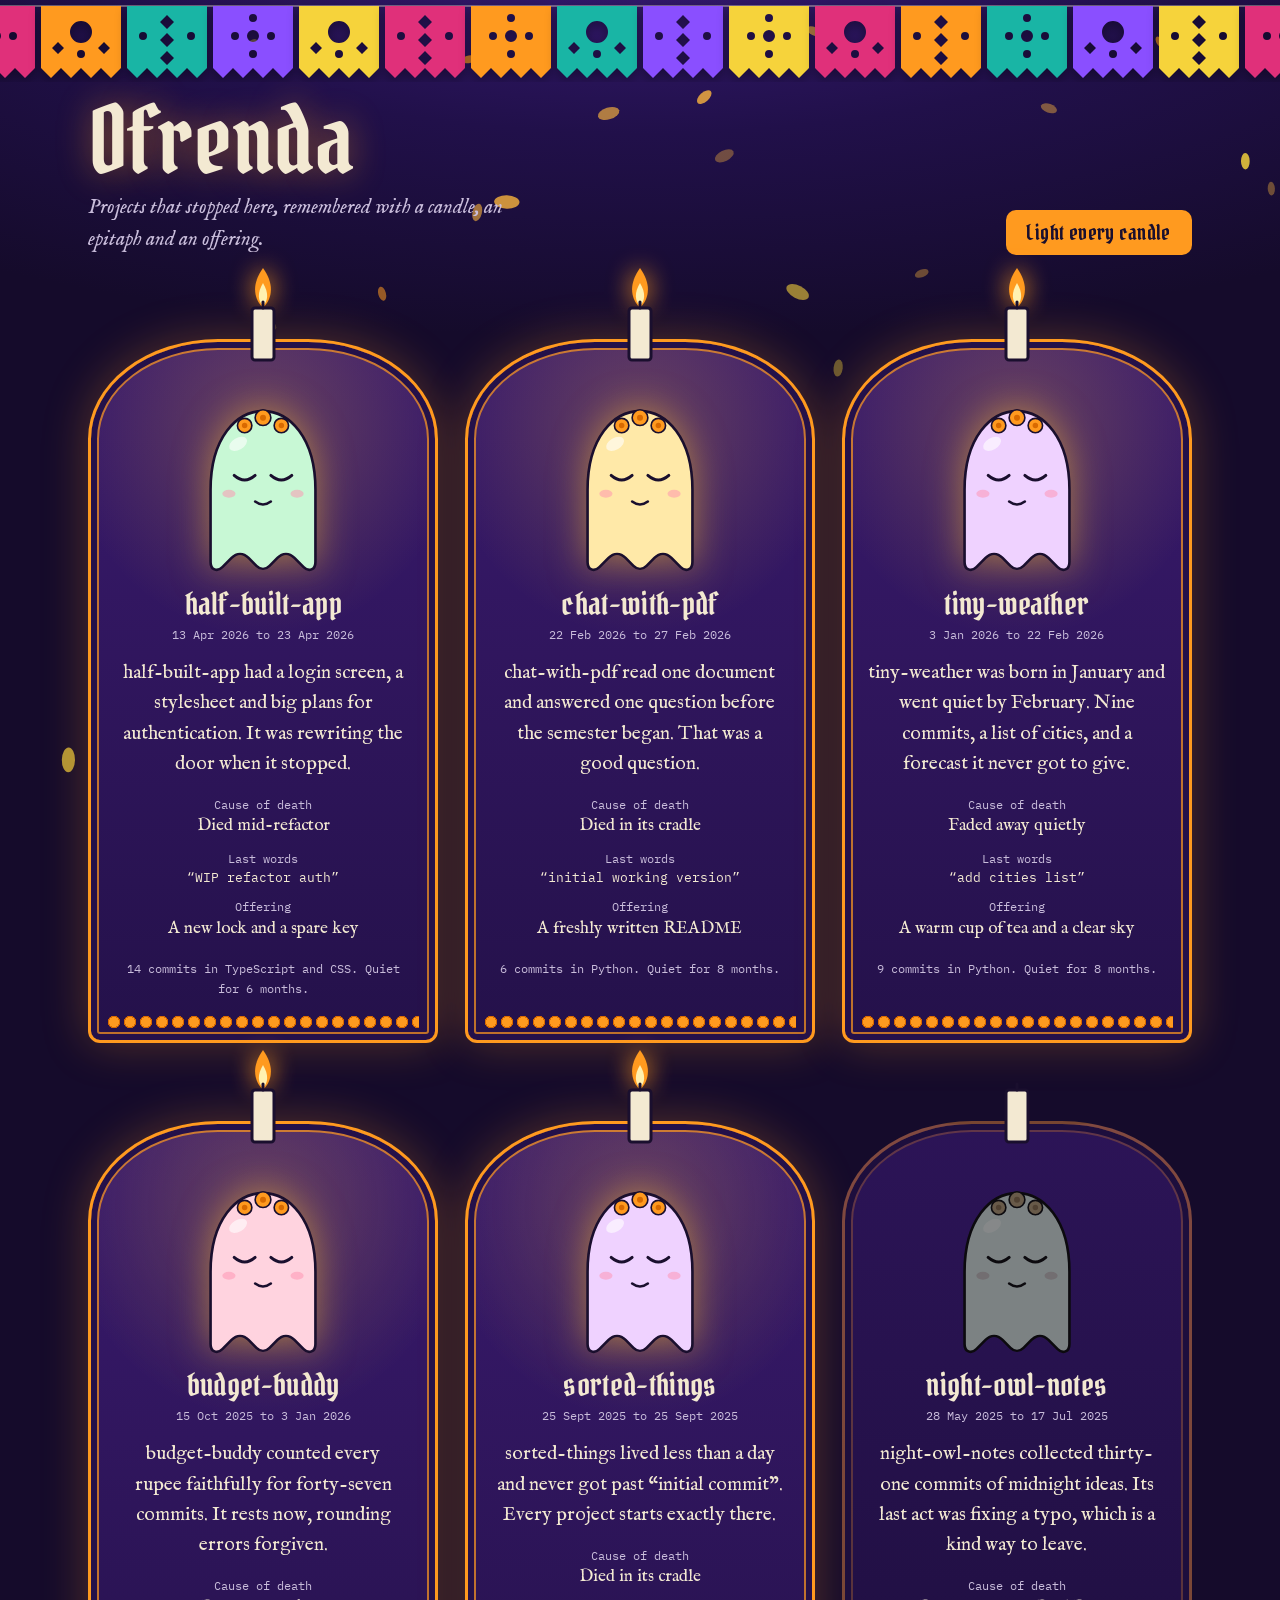
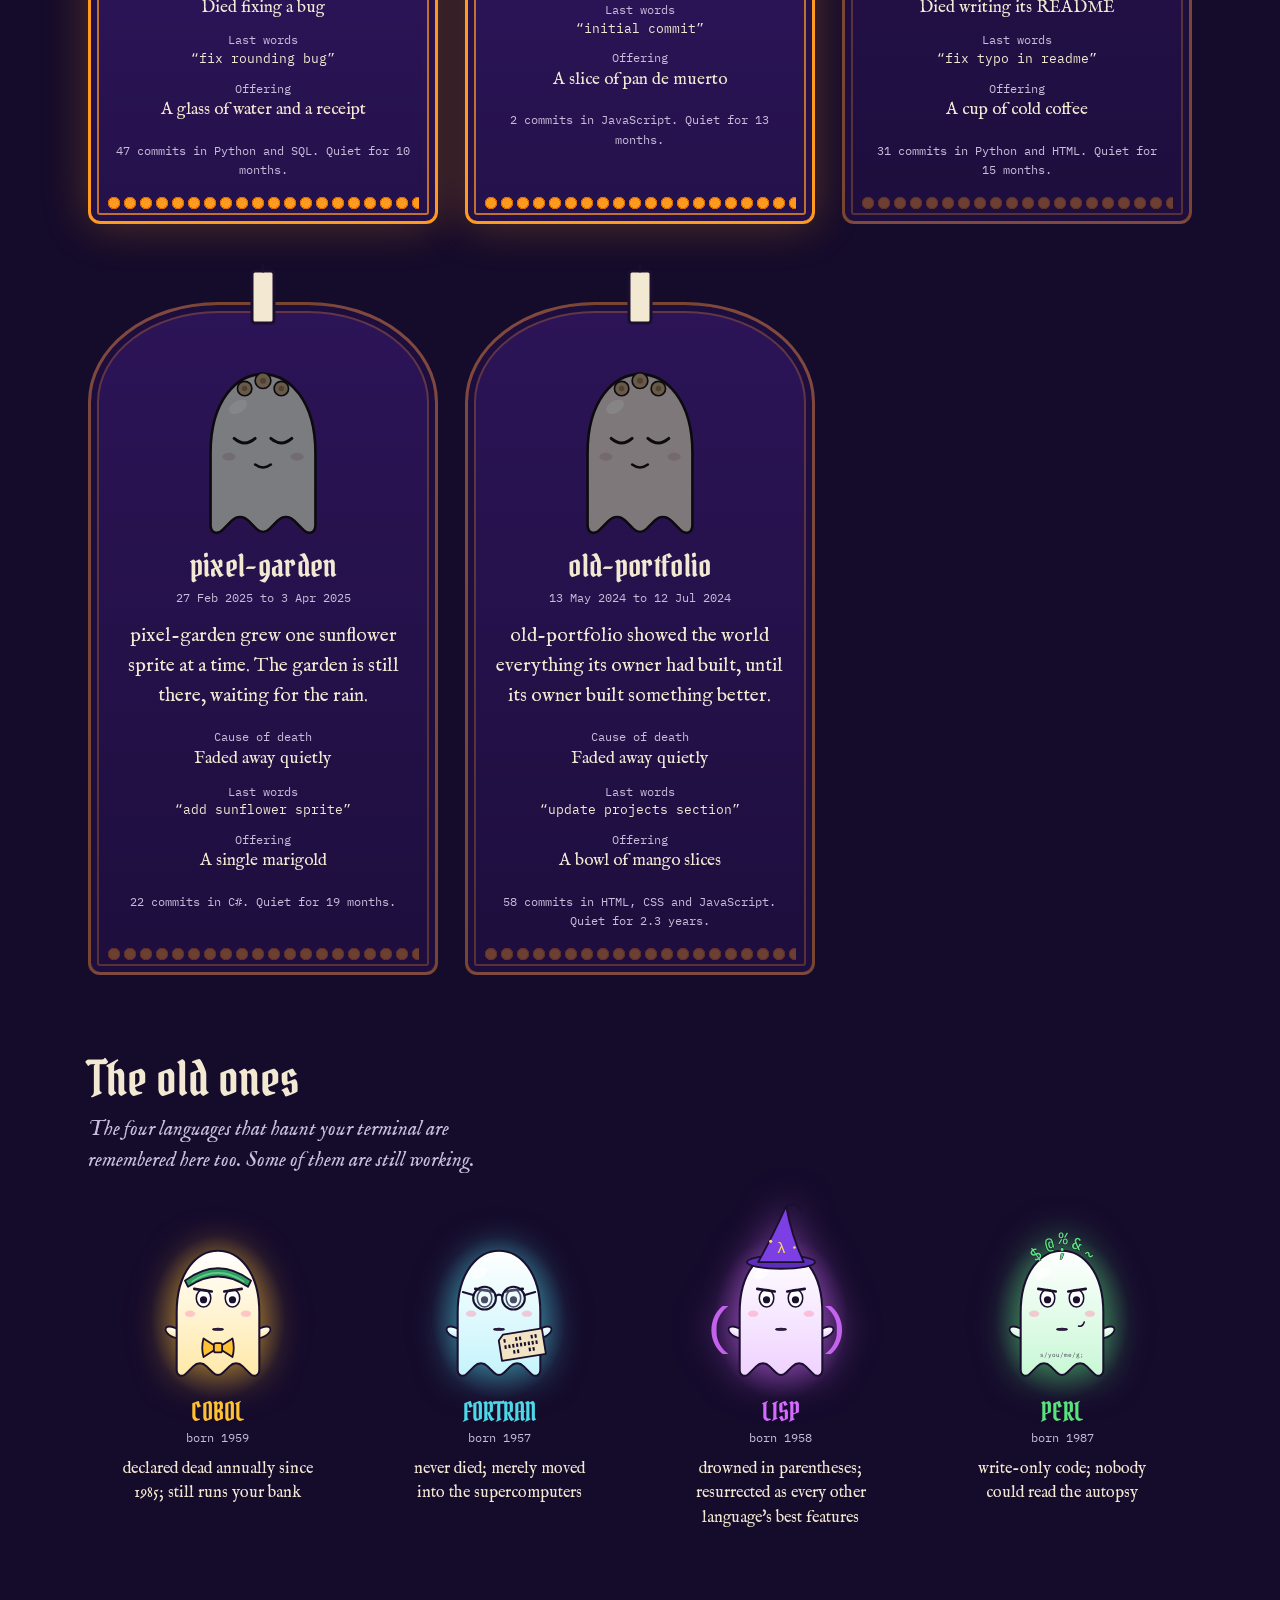
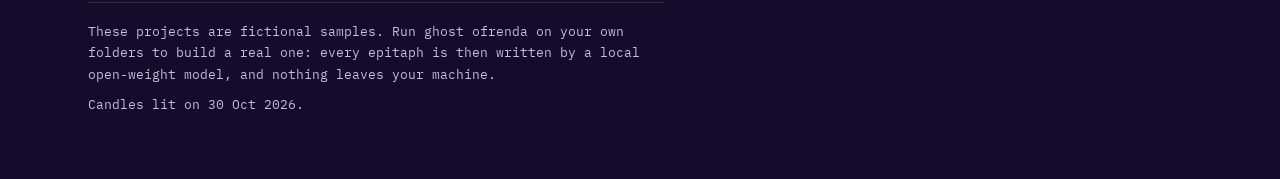
<file: site/index.html>
<!doctype html>
<html lang="en">
<head>
<meta charset="utf-8">
<meta http-equiv="Content-Security-Policy" content="default-src 'none'; script-src 'sha256-DUkeYkWtRXIOjOjSR7KBLuno5+P/dIneHP22feiONyk='; style-src 'unsafe-inline'; img-src data:; font-src data:; base-uri 'none'; form-action 'none'">
<meta name="viewport" content="width=device-width, initial-scale=1">
<title>Ofrenda, a remembrance of abandoned projects</title>
<meta name="description" content="An ofrenda for abandoned software projects. Every epitaph was written by an open-weight model running on one laptop.">
<link rel="icon" href="data:image/svg+xml,%3Csvg xmlns='http://www.w3.org/2000/svg' viewBox='0 0 32 32'%3E%3Cpath d='M5 16C5 8 10 3 16 3s11 5 11 13v12l-3-3-3 3-3-3-3 3-3-3-3 3-3-3-3 3Z' fill='%23f3e9d2'/%3E%3Ccircle cx='12' cy='15' r='2.4' fill='%231a0f2e'/%3E%3Ccircle cx='20' cy='15' r='2.4' fill='%231a0f2e'/%3E%3C/svg%3E">
<style>@font-face{font-family:"Pirata One";font-weight:400;font-style:normal;font-display:swap;src:url([data-uri]) format("woff2")}
@font-face{font-family:"IM Fell English";font-weight:400;font-style:normal;font-display:swap;src:url([data-uri]) format("woff2")}
@font-face{font-family:"IM Fell English";font-weight:400;font-style:italic;font-display:swap;src:url([data-uri]) format("woff2")}
@font-face{font-family:"IBM Plex Mono";font-weight:400;font-style:normal;font-display:swap;src:url([data-uri]) format("woff2")}
@font-face{font-family:"IBM Plex Mono";font-weight:500;font-style:normal;font-display:swap;src:url([data-uri]) format("woff2")}
:root {
  --night: #150b2b;
  --night-2: #21104a;
  --plum: #3b1a5e;
  --bone: #f3e9d2;
  --bone-dim: #c9bddb;
  --marigold: #ff9a1f;
  --magenta: #e0307a;
  --ink: #1a0f2e;
  --spirit: #ffc233;
  --display: "Pirata One", Georgia, serif;
  --voice: "IM Fell English", Georgia, serif;
  --mono: "IBM Plex Mono", ui-monospace, "SFMono-Regular", Menlo, Consolas, monospace;
}
* { box-sizing: border-box; }
html, body { min-height: 100%; }
body {
  margin: 0;
  color: var(--bone);
  font-family: var(--voice);
  line-height: 1.5;
  background: radial-gradient(120% 60% at 50% -8%, #3a1c7a 0%, var(--night-2) 38%, var(--night) 76%) fixed var(--night);
  overflow-x: hidden;
}
:focus-visible { outline: 3px solid var(--marigold); outline-offset: 3px; }
.wrap { position: relative; z-index: 1; max-width: 1180px; margin: 0 auto; padding: 0 clamp(16px, 3vw, 40px) 56px; }
#petals { position: fixed; inset: 0; width: 100%; height: 100%; pointer-events: none; z-index: 0; }

#banner { position: relative; z-index: 2; height: 82px; overflow: hidden; display: flex; justify-content: center; gap: 6px; padding-top: 6px; }
#banner::before { content: ""; position: absolute; left: 0; right: 0; top: 5px; height: 2px; background: rgba(243, 233, 210, .38); }
.flag { flex: none; transform-origin: 50% 0; animation: sway 4.6s ease-in-out infinite alternate; animation-delay: calc(var(--i) * -.35s); }
.flag svg { display: block; filter: drop-shadow(0 4px 6px rgba(0, 0, 0, .35)); }

.top { display: flex; flex-wrap: wrap; align-items: flex-end; justify-content: space-between; gap: 1rem 2rem; padding: 1.1rem 0 .4rem; }
h1 { margin: 0; font: 400 clamp(3.4rem, 9vw, 5.8rem) / .88 var(--display); text-shadow: 0 0 34px rgba(255, 154, 31, .45); }
.lede { margin: .7rem 0 0; max-width: 38ch; font-style: italic; font-size: 1.3rem; color: var(--bone-dim); }
#toggle { padding: .55rem 1.3rem; font: 400 1.3rem var(--display); letter-spacing: .02em; color: var(--ink); background: var(--marigold); border: 0; border-radius: 10px; cursor: pointer; transition: transform .15s, background .2s; }
#toggle:hover { transform: translateY(-1px); background: #ffb04a; }

/* the altar: one framed portrait per project */
.frames { list-style: none; margin: 0; padding: 0; display: grid; grid-template-columns: repeat(auto-fill, minmax(290px, 1fr)); gap: 0 1.7rem; }
.frame { position: relative; margin-top: 78px; padding: 3.5rem 1.4rem 2.6rem; text-align: center;
  background: linear-gradient(#2c1457, #1d0e3d);
  border: 3px solid rgba(255, 154, 31, .4); border-radius: 130px 130px 12px 12px / 100px 100px 12px 12px;
  box-shadow: inset 0 0 0 6px #1d0e3d, inset 0 0 0 8px rgba(255, 154, 31, .25);
  transition: border-color .9s, box-shadow .9s, background .9s; }
.frame::after { content: ""; position: absolute; left: 16px; right: 16px; bottom: 11px; height: 14px; opacity: .35; transition: opacity .9s;
  background: radial-gradient(circle at 7px 7px, #ff9a1f 0 5px, #d96a00 5px 6px, transparent 6.5px) 0 0 / 16px 14px repeat-x; }
.frame[data-lit="true"] { border-color: var(--marigold);
  background: radial-gradient(80% 42% at 50% 12%, rgba(255, 194, 51, .24), transparent 72%), linear-gradient(#3a1a6e, #24114a);
  box-shadow: inset 0 0 0 6px #24114a, inset 0 0 0 8px rgba(255, 154, 31, .7), 0 0 46px rgba(255, 154, 31, .28); }
.frame[data-lit="true"]::after { opacity: 1; }

.candle { position: absolute; left: 50%; top: -76px; transform: translateX(-50%); width: 46px; height: 98px; padding: 0; background: none; border: 0; cursor: pointer; border-radius: 10px; }
.candle svg { display: block; width: 100%; height: 100%; overflow: visible; }
.candle .flame { transform-box: fill-box; transform-origin: 50% 100%; opacity: 0; transform: scale(.2); transition: opacity .5s, transform .5s; }
.candle[aria-pressed="true"] .flame { opacity: 1; transform: scale(1); animation: flicker 1.3s ease-in-out infinite; filter: drop-shadow(0 0 12px #ff9a1f); }
.candle:hover .flame { opacity: .45; transform: scale(.7); }
.candle[aria-pressed="true"]:hover .flame { opacity: 1; transform: scale(1); }

.portrait { width: 118px; margin: 0 auto .7rem; filter: grayscale(.75) brightness(.55); transition: filter .9s; }
.frame[data-lit="true"] .portrait { filter: drop-shadow(0 0 18px rgba(255, 194, 51, .5)); }
.portrait-svg { display: block; width: 100%; height: auto; overflow: visible; }
.frame h2 { margin: 0; font: 400 1.95rem / 1.05 var(--display); letter-spacing: .01em; overflow-wrap: anywhere; }
.dates { margin: .35rem 0 0; font: 400 .78rem var(--mono); color: var(--bone-dim); }
.epitaph { margin: 1rem 0 1.1rem; font-size: 1.22rem; line-height: 1.55; text-wrap: pretty; }
.facts { margin: 0; }
.facts div + div { margin-top: .75rem; }
.facts dt { font: 400 .72rem var(--mono); color: var(--bone-dim); }
.facts dd { margin: .1rem 0 0; font-size: 1.08rem; overflow-wrap: anywhere; }
.facts .last dd { font: 400 .84rem / 1.45 var(--mono); }
.vitals { margin: 1.1rem 0 0; font: 400 .78rem / 1.55 var(--mono); color: var(--bone-dim); }

.empty { margin: 3rem 0; font-size: 1.3rem; max-width: 52ch; }
.empty code { font: 400 .9rem var(--mono); color: var(--marigold); overflow-wrap: anywhere; }

.elders { margin-top: 5rem; }
.elders h2 { margin: 0; font: 400 clamp(2.2rem, 5vw, 3rem) / 1 var(--display); }
.elder-grid { margin-top: 1.4rem; display: grid; grid-template-columns: repeat(auto-fit, minmax(200px, 1fr)); gap: 2rem 1.4rem; }
.elder { margin: 0; text-align: center; }
.elder .art { width: 124px; margin: 0 auto .5rem; }
.elder b { display: block; font: 400 1.6rem / 1.1 var(--display); color: var(--spirit); }
.elder .born { font: 400 .78rem var(--mono); color: var(--bone-dim); }
.elder p { margin: .4rem auto 0; max-width: 24ch; font-size: 1.02rem; }
.spirit-svg { display: block; width: 100%; height: auto; overflow: visible; filter: drop-shadow(0 0 18px color-mix(in srgb, var(--spirit) 50%, transparent)); }

.foot { margin-top: 4.5rem; padding-top: 1.1rem; max-width: 72ch; border-top: 1px solid rgba(243, 233, 210, .16); font: 400 .82rem / 1.65 var(--mono); color: var(--bone-dim); }
.foot p { margin: 0 0 .5rem; }

.bob { animation: bob 4.4s ease-in-out infinite; }
.eye { transform-box: fill-box; transform-origin: center; animation: blink 5.8s infinite; }
.mouth { transform-box: fill-box; transform-origin: center; transform: scaleY(.55); }
.sigil { transform-box: fill-box; transform-origin: 50% 100%; animation: wiggle 1.7s ease-in-out infinite; animation-delay: calc(var(--d) * -.31s); }
.paren { animation: orbit 5s ease-in-out infinite alternate; }
.paren.r { animation-delay: -2.5s; }

@keyframes sway { from { transform: rotate(-2.2deg); } to { transform: rotate(2.2deg); } }
@keyframes flicker { 0%, 100% { transform: scale(1, 1) skewX(0); } 25% { transform: scale(.94, 1.08) skewX(-3deg); } 50% { transform: scale(1.05, .95) skewX(2deg); } 75% { transform: scale(.96, 1.05) skewX(-1deg); } }
@keyframes bob { 0%, 100% { transform: translateY(-4px); } 50% { transform: translateY(7px); } }
@keyframes blink { 0%, 95%, 100% { transform: scaleY(1); } 97.5% { transform: scaleY(.08); } }
@keyframes wiggle { 0%, 100% { transform: rotate(-9deg); } 50% { transform: rotate(9deg) scale(1.08); } }
@keyframes orbit { from { transform: translateY(-8px); } to { transform: translateY(10px); } }

@media (max-width: 640px) {
  .top { flex-direction: column; align-items: flex-start; }
  .frames { grid-template-columns: minmax(0, 1fr); }
}
@media (prefers-reduced-motion: reduce) {
  *, *::before, *::after { animation: none !important; transition: none !important; }
}
</style>
</head>
<body>
<canvas id="petals" aria-hidden="true"></canvas>
<div id="banner" aria-hidden="true"></div>
<div class="wrap" id="root">
  <noscript><p class="empty">The ofrenda needs JavaScript to light its candles.</p></noscript>
</div>
<script type="application/json" id="data">{"generated":"2026-10-30","model":null,"demo":true,"projects":[{"name":"half-built-app","seed":355382709,"born":"2026-04-13","died":"2026-04-23","commits":14,"langs":["TypeScript","CSS"],"lastWords":"WIP refactor auth","cause":"Died mid-refactor","epitaph":"half-built-app had a login screen, a stylesheet and big plans for authentication. It was rewriting the door when it stopped.","offering":"A new lock and a spare key","lived":"10 days","quiet":"6 months"},{"name":"chat-with-pdf","seed":2905754532,"born":"2026-02-22","died":"2026-02-27","commits":6,"langs":["Python"],"lastWords":"initial working version","cause":"Died in its cradle","epitaph":"chat-with-pdf read one document and answered one question before the semester began. That was a good question.","offering":"A freshly written README","lived":"5 days","quiet":"8 months"},{"name":"tiny-weather","seed":727513310,"born":"2026-01-03","died":"2026-02-22","commits":9,"langs":["Python"],"lastWords":"add cities list","cause":"Faded away quietly","epitaph":"tiny-weather was born in January and went quiet by February. Nine commits, a list of cities, and a forecast it never got to give.","offering":"A warm cup of tea and a clear sky","lived":"7 weeks","quiet":"8 months"},{"name":"budget-buddy","seed":4267249732,"born":"2025-10-15","died":"2026-01-03","commits":47,"langs":["Python","SQL"],"lastWords":"fix rounding bug","cause":"Died fixing a bug","epitaph":"budget-buddy counted every rupee faithfully for forty-seven commits. It rests now, rounding errors forgiven.","offering":"A glass of water and a receipt","lived":"3 months","quiet":"10 months"},{"name":"sorted-things","seed":3206384774,"born":"2025-09-25","died":"2025-09-25","commits":2,"langs":["JavaScript"],"lastWords":"initial commit","cause":"Died in its cradle","epitaph":"sorted-things lived less than a day and never got past \u201cinitial commit\u201d. Every project starts exactly there.","offering":"A slice of pan de muerto","lived":"less than a day","quiet":"13 months"},{"name":"night-owl-notes","seed":2407661983,"born":"2025-05-28","died":"2025-07-17","commits":31,"langs":["Python","HTML"],"lastWords":"fix typo in readme","cause":"Died writing its README","epitaph":"night-owl-notes collected thirty-one commits of midnight ideas. Its last act was fixing a typo, which is a kind way to leave.","offering":"A cup of cold coffee","lived":"7 weeks","quiet":"15 months"},{"name":"pixel-garden","seed":1984686143,"born":"2025-02-27","died":"2025-04-03","commits":22,"langs":["C#"],"lastWords":"add sunflower sprite","cause":"Faded away quietly","epitaph":"pixel-garden grew one sunflower sprite at a time. The garden is still there, waiting for the rain.","offering":"A single marigold","lived":"5 weeks","quiet":"19 months"},{"name":"old-portfolio","seed":2599123282,"born":"2024-05-13","died":"2024-07-12","commits":58,"langs":["HTML","CSS","JavaScript"],"lastWords":"update projects section","cause":"Faded away quietly","epitaph":"old-portfolio showed the world everything its owner had built, until its owner built something better.","offering":"A bowl of mango slices","lived":"9 weeks","quiet":"2.3 years"}],"elders":[{"name":"cobol","short":"COBOL","display":"COBOL, the Ledger Wraith","born":1959,"death":"declared dead annually since 1985; still runs your bank","hex":"#ffc233"},{"name":"fortran","short":"FORTRAN","display":"FORTRAN, the Punch-Card Physicist","born":1957,"death":"never died; merely moved into the supercomputers","hex":"#4fd8e8"},{"name":"lisp","short":"LISP","display":"LISP, the Parenthetical Phantom","born":1958,"death":"drowned in parentheses; resurrected as every other language's best features","hex":"#d56bff"},{"name":"perl","short":"PERL","display":"PERL, the Line-Noise Poltergeist","born":1987,"death":"write-only code; nobody could read the autopsy","hex":"#5be37d"}],"stats":{"model_written":0,"template":0,"tries":0,"rejected":{}}}</script>
<script type="module">// Four original cartoon ghosts, drawn as inline SVG so they can be animated with CSS.
// Shared body and face; each language adds its own props (visor, glasses, hat, sigil hair).

const INK = '#1a0f2e';
const BODY =
  'M40 140 C40 60 80 20 120 20 C160 20 200 60 200 140 L200 250 C200 262 190 266 182 258 ' +
  'L168 244 C160 236 150 236 142 244 L130 256 C124 262 116 262 110 256 L98 244 ' +
  'C90 236 80 236 72 244 L58 258 C50 266 40 262 40 250 Z';
const TINT = { cobol: '#ffe9a8', fortran: '#c4f4fb', lisp: '#efd2ff', perl: '#c8f8d5' };
const MONO = "'IBM Plex Mono', ui-monospace, Menlo, Consolas, monospace";

let uid = 0;

// A punch card: 3 rows of rectangular holes in a deterministic pattern.
function punchHoles() {
  let out = '';
  for (let r = 0; r < 3; r++) {
    for (let c = 0; c < 9; c++) {
      if ((r * 5 + c * 3 + r * c) % 4 < 2) {
        out += `<rect x="${9 + c * 7.6}" y="${9 + r * 12}" width="4" height="7" fill="${INK}"/>`;
      }
    }
  }
  return out;
}

const ART = {
  // COBOL: an accountant's green eyeshade and a ledger-yellow bowtie.
  cobol: () => ({
    back: '',
    head:
      `<path d="M56 78 Q120 30 184 78 L178 90 Q120 50 62 90 Z" fill="#2f9e5f" stroke="${INK}" stroke-width="3.5" stroke-linejoin="round"/>` +
      `<path d="M70 80 Q120 46 170 80" fill="none" stroke="#7be0a4" stroke-width="3" stroke-linecap="round" opacity=".7"/>`,
    front:
      `<g stroke="${INK}" stroke-width="3.5" stroke-linejoin="round" fill="#ffc233">` +
      `<path d="M120 208 L92 190 Q87 208 92 226 Z"/><path d="M120 208 L148 190 Q153 208 148 226 Z"/>` +
      `<rect x="112" y="199" width="16" height="18" rx="4"/></g>`,
  }),

  // FORTRAN: round physicist glasses and a punch card clutched in front.
  fortran: () => ({
    back: '',
    head: '',
    front:
      `<g fill="rgba(190,240,250,.28)" stroke="${INK}" stroke-width="4" stroke-linecap="round">` +
      `<circle cx="92" cy="112" r="22"/><circle cx="148" cy="112" r="22"/>` +
      `<path d="M114 108 Q120 102 126 108" fill="none"/><path d="M70 106 L50 100" fill="none"/><path d="M170 106 L190 100" fill="none"/></g>` +
      `<g transform="translate(118 184) rotate(-9)"><path d="M10 0 H86 V50 H0 V10 Z" fill="#f1e4c4" stroke="${INK}" stroke-width="3.5" stroke-linejoin="round"/>` +
      `${punchHoles()}</g>`,
  }),

  // LISP: a wizard hat with a lambda, and parentheses orbiting it.
  lisp: (n, hex) => ({
    back:
      `<g font-family="${MONO}" font-weight="500" font-size="104" fill="${hex}" opacity=".9">` +
      `<text class="paren l" x="-34" y="206">(</text><text class="paren r" x="196" y="206">)</text></g>`,
    head:
      `<ellipse cx="120" cy="42" rx="66" ry="13" fill="#5b2db8" stroke="${INK}" stroke-width="3.5"/>` +
      `<path d="M76 42 Q104 -8 130 -66 Q140 -10 164 42 Z" fill="#7b3fe4" stroke="${INK}" stroke-width="3.5" stroke-linejoin="round"/>` +
      `<path d="M130 -66 Q150 -76 158 -60" fill="none" stroke="${INK}" stroke-width="3.5" stroke-linecap="round"/>` +
      `<text x="121" y="24" text-anchor="middle" font-family="${MONO}" font-weight="500" font-size="30" fill="#ffd36a">λ</text>` +
      `<circle cx="100" cy="2" r="3" fill="#ffd36a"/><circle cx="146" cy="14" r="2.5" fill="#ffd36a"/>`,
    front: '',
  }),

  // PERL: hair made of sigils, a scribbled regex on its belly, a smirk.
  perl: (n, hex) => {
    const sig = [['$', 76, 36, -35], ['@', 98, 18, -14], ['%', 122, 8, 2], ['&', 146, 18, 16], ['~', 166, 36, 34], [';', 120, 32, 0]];
    return {
      back: '',
      head: sig.map(([ch, x, y, r], i) =>
        `<g transform="translate(${x} ${y}) rotate(${r})"><g class="sigil" style="--d:${i}">` +
        `<text text-anchor="middle" font-family="${MONO}" font-weight="500" font-size="32" fill="${hex}" stroke="${INK}" stroke-width="1.6" paint-order="stroke">${ch}</text></g></g>`).join(''),
      front:
        `<text x="120" y="226" text-anchor="middle" font-family="${MONO}" font-size="12" fill="${INK}" opacity=".8">s/you/me/g;</text>` +
        `<path d="M152 166 Q160 168 163 158" fill="none" stroke="${INK}" stroke-width="3" stroke-linecap="round"/>`,
    };
  },
};

const FACE =
  `<g class="face">` +
  `<ellipse cx="66" cy="142" rx="10" ry="6" fill="#ff8fb0" opacity=".45"/><ellipse cx="174" cy="142" rx="10" ry="6" fill="#ff8fb0" opacity=".45"/>` +
  `<g class="eye"><ellipse cx="92" cy="112" rx="14" ry="17" fill="#fff" stroke="${INK}" stroke-width="3"/><circle class="pupil" cx="92" cy="115" r="7" fill="${INK}"/></g>` +
  `<g class="eye"><ellipse cx="148" cy="112" rx="14" ry="17" fill="#fff" stroke="${INK}" stroke-width="3"/><circle class="pupil" cx="148" cy="115" r="7" fill="${INK}"/></g>` +
  `<path class="brow l" d="M74 94 L108 99" stroke="${INK}" stroke-width="5" stroke-linecap="round"/>` +
  `<path class="brow r" d="M132 99 L166 94" stroke="${INK}" stroke-width="5" stroke-linecap="round"/>` +
  `<ellipse class="mouth" cx="120" cy="172" rx="10" ry="4" fill="#3a1b4d" stroke="${INK}" stroke-width="3"/>` +
  `</g>`;

const esc = (s) => String(s).replace(/[&<>"]/g, (c) => ({ '&': '&amp;', '<': '&lt;', '>': '&gt;', '"': '&quot;' }[c]));

function spiritSVG(name, label, hex) {
  const n = uid++;
  const art = (ART[name] || ART.cobol)(n, hex);
  const arm = (side, cx, rot) =>
    `<g class="arm ${side}"><ellipse cx="${cx}" cy="178" rx="17" ry="9" transform="rotate(${rot} ${cx} 178)" fill="url(#body-${n})" stroke="${INK}" stroke-width="3.5"/></g>`;
  return (
    `<svg class="spirit-svg" viewBox="0 0 240 370" role="img" aria-label="${esc(label)}, a cartoon ghost">` +
    `<defs>` +
    `<linearGradient id="body-${n}" x1="0" y1="0" x2="0" y2="1"><stop offset="0" stop-color="#ffffff"/><stop offset="1" stop-color="${TINT[name] || '#f3e9d2'}"/></linearGradient>` +
    `<radialGradient id="aura-${n}"><stop offset="0" style="stop-color:var(--spirit);stop-opacity:.5"/><stop offset="1" style="stop-color:var(--spirit);stop-opacity:0"/></radialGradient>` +
    `</defs>` +
    `<ellipse class="aura" cx="120" cy="230" rx="132" ry="160" fill="url(#aura-${n})"/>` +
    `<g transform="translate(0 80)"><g class="bob"><g class="shake">` +
    art.back + arm('l', 34, 28) + arm('r', 206, -28) +
    `<path d="${BODY}" fill="url(#body-${n})" stroke="${INK}" stroke-width="4" stroke-linejoin="round"/>` +
    `<ellipse cx="82" cy="64" rx="17" ry="10" fill="#fff" opacity=".65" transform="rotate(-30 82 64)"/>` +
    FACE + art.head + art.front +
    `</g></g></g></svg>`
  );
}

const PORTRAIT_TINTS = ['#ffe9a8', '#c4f4fb', '#efd2ff', '#c8f8d5', '#ffd3df', '#d9e2ff'];

// A small sleeping ghost with a marigold crown: the "photograph" on an ofrenda frame.
function ghostPortrait(seed, label) {
  const tint = PORTRAIT_TINTS[Math.abs(seed) % PORTRAIT_TINTS.length];
  const flower = (x, y, r) =>
    `<circle cx="${x}" cy="${y}" r="${r}" fill="#ff9a1f" stroke="${INK}" stroke-width="2.5"/>` +
    `<circle cx="${x}" cy="${y}" r="${r * 0.38}" fill="#d96a00"/>`;
  return (
    `<svg class="portrait-svg" viewBox="30 0 180 272" role="img" aria-label="${esc(label)}">` +
    `<path d="${BODY}" fill="${tint}" stroke="${INK}" stroke-width="4" stroke-linejoin="round"/>` +
    `<ellipse cx="82" cy="70" rx="15" ry="9" fill="#fff" opacity=".6" transform="rotate(-30 82 70)"/>` +
    `<ellipse cx="68" cy="146" rx="10" ry="6" fill="#ff8fb0" opacity=".5"/><ellipse cx="172" cy="146" rx="10" ry="6" fill="#ff8fb0" opacity=".5"/>` +
    `<path d="M76 118 q16 14 32 0 M132 118 q16 14 32 0" fill="none" stroke="${INK}" stroke-width="4.5" stroke-linecap="round"/>` +
    `<path d="M108 158 q12 9 24 0" fill="none" stroke="${INK}" stroke-width="4" stroke-linecap="round"/>` +
    flower(92, 42, 11) + flower(120, 30, 12) + flower(148, 42, 11) +
    `</svg>`
  );
}

// Scenery: papel picado banner, the ofrenda altar (marigolds and candles), drifting petals.

const FLAG_COLORS = ['#e0307a', '#ff9a1f', '#19b5a5', '#8a4fff', '#f6d33b'];

const circle = (cx, cy, r) => `M${cx - r} ${cy} a${r} ${r} 0 1 0 ${2 * r} 0 a${r} ${r} 0 1 0 ${-2 * r} 0 Z`;
const diamond = (cx, cy, r) => `M${cx} ${cy - r} L${cx + r} ${cy} L${cx} ${cy + r} L${cx - r} ${cy} Z`;

// Cut-out patterns; with fill-rule evenodd the holes show the night sky through the paper.
const CUTS = [
  () => circle(40, 26, 11) + diamond(17, 42, 6) + diamond(63, 42, 6) + circle(40, 48, 4),
  () => diamond(40, 16, 7) + diamond(40, 34, 7) + diamond(40, 52, 7) + circle(16, 30, 4) + circle(64, 30, 4),
  () => circle(40, 30, 6) + circle(22, 30, 4) + circle(58, 30, 4) + circle(40, 12, 4) + circle(40, 48, 4),
];
const FLAG_EDGE = 'M0 0 H80 V62 L70 72 L60 62 L50 72 L40 62 L30 72 L20 62 L10 72 L0 62 Z';

function buildBanner(el) {
  for (let i = 0; i < 26; i++) {
    const flag = document.createElement('div');
    flag.className = 'flag';
    flag.style.setProperty('--i', i);
    flag.innerHTML =
      `<svg viewBox="0 0 80 72" width="80" height="72" aria-hidden="true">` +
      `<path fill="${FLAG_COLORS[i % FLAG_COLORS.length]}" fill-rule="evenodd" d="${FLAG_EDGE} ${CUTS[i % CUTS.length]()}"/></svg>`;
    el.append(flag);
  }
}

// A marigold: ring of overlapping petals around a dark centre.
function marigold(cx, cy, r) {
  let petals = '';
  for (let i = 0; i < 14; i++) {
    petals += `<ellipse cx="0" cy="${-r * 0.52}" rx="${r * 0.3}" ry="${r * 0.5}" transform="rotate(${i * (360 / 14)})" fill="${i % 2 ? '#ffb83d' : '#ff9a1f'}"/>`;
  }
  return `<g transform="translate(${cx} ${cy})">${petals}<circle r="${r * 0.3}" fill="#d96a00"/></g>`;
}

function candle(x, y, s, i) {
  return (
    `<g transform="translate(${x} ${y}) scale(${s})">` +
    `<circle class="glow" style="--d:${i}" cx="0" cy="-50" r="38" fill="url(#glow)"/>` +
    `<rect x="-7" y="-36" width="14" height="36" rx="2" fill="#f3e9d2" stroke="#1a0f2e" stroke-width="2.5"/>` +
    `<path d="M-7 -30 Q-3 -22 -7 -16" fill="none" stroke="#d8c9a6" stroke-width="2"/>` +
    `<path d="M0 -36 L0 -41" stroke="#1a0f2e" stroke-width="2" stroke-linecap="round"/>` +
    `<path class="flame" style="--d:${i}" d="M0 -40 C-8 -49 -5 -60 0 -72 C5 -60 8 -49 0 -40 Z" fill="url(#flame)"/>` +
    `</g>`
  );
}

function buildAltar(el) {
  const tiers = [
    { x: 10, y: 132, w: 580, h: 58, fill: '#3b1a5e' },
    { x: 70, y: 94, w: 460, h: 40, fill: '#4a2074' },
    { x: 150, y: 62, w: 300, h: 34, fill: '#5a2a8a' },
  ];
  const rows = [
    { y: 161, from: 38, to: 562, step: 52, r: 15 },
    { y: 114, from: 98, to: 502, step: 46, r: 12 },
    { y: 79, from: 172, to: 428, step: 42, r: 10 },
  ];
  let flowers = '';
  rows.forEach((row) => {
    for (let x = row.from; x <= row.to; x += row.step) flowers += marigold(x, row.y, row.r);
  });
  const candles = [[36, 132, 1], [564, 132, 1], [92, 94, 0.9], [508, 94, 0.9], [176, 62, 0.8], [424, 62, 0.8]]
    .map(([x, y, s], i) => candle(x, y, s, i)).join('');
  el.innerHTML =
    `<svg viewBox="0 0 600 190" preserveAspectRatio="xMidYMax meet" aria-hidden="true">` +
    `<defs>` +
    `<radialGradient id="flame" cx="50%" cy="75%" r="60%"><stop offset="0" stop-color="#fff6c8"/><stop offset=".55" stop-color="#ffc24a"/><stop offset="1" stop-color="#ff7a1a"/></radialGradient>` +
    `<radialGradient id="glow"><stop offset="0" style="stop-color:var(--spirit);stop-opacity:.55"/><stop offset="1" style="stop-color:var(--spirit);stop-opacity:0"/></radialGradient>` +
    `</defs>` +
    tiers.map((t) => `<rect x="${t.x}" y="${t.y}" width="${t.w}" height="${t.h}" rx="5" fill="${t.fill}" stroke="#ff9a1f" stroke-width="2"/>`).join('') +
    flowers + candles + `</svg>`;
}

// Marigold petals rising slowly, like something being carried upward. Skipped when motion is reduced.
function startPetals(canvas) {
  if (matchMedia('(prefers-reduced-motion: reduce)').matches) return;
  const ctx = canvas.getContext('2d');
  const COLORS = ['#ff9a1f', '#ffb83d', '#f6d33b'];
  let w = 0, h = 0, raf = 0;
  const petals = Array.from({ length: 34 }, () => ({
    x: Math.random(), y: Math.random(), s: 0.6 + Math.random() * 0.9, vy: 0.00006 + Math.random() * 0.00018,
    sway: Math.random() * Math.PI * 2, rot: Math.random() * Math.PI * 2, spin: (Math.random() - 0.5) * 0.02,
    c: COLORS[(Math.random() * COLORS.length) | 0], a: 0.35 + Math.random() * 0.5,
  }));

  function resize() {
    const dpr = Math.min(devicePixelRatio || 1, 2);
    w = canvas.clientWidth; h = canvas.clientHeight;
    canvas.width = w * dpr; canvas.height = h * dpr;
    ctx.setTransform(dpr, 0, 0, dpr, 0, 0);
  }

  function frame() {
    ctx.clearRect(0, 0, w, h);
    for (const p of petals) {
      p.y -= p.vy * 16; p.sway += 0.012; p.rot += p.spin;
      if (p.y < -0.05) { p.y = 1.05; p.x = Math.random(); }
      ctx.save();
      ctx.translate((p.x + Math.sin(p.sway) * 0.015) * w, p.y * h);
      ctx.rotate(p.rot);
      ctx.globalAlpha = p.a;
      ctx.fillStyle = p.c;
      ctx.beginPath();
      ctx.ellipse(0, 0, 4.5 * p.s, 8.5 * p.s, 0, 0, Math.PI * 2);
      ctx.fill();
      ctx.restore();
    }
    raf = requestAnimationFrame(frame);
  }

  addEventListener('resize', resize);
  document.addEventListener('visibilitychange', () => {
    cancelAnimationFrame(raf);
    if (!document.hidden) raf = requestAnimationFrame(frame);
  });
  resize();
  raf = requestAnimationFrame(frame);
}



// Everything in the data block comes from git (commit messages, folder names) and from a model,
// so none of it is ever parsed as HTML: it only goes in through textContent.
const data = JSON.parse(document.getElementById('data').textContent);
const reduced = matchMedia('(prefers-reduced-motion: reduce)').matches;

const el = (tag, cls, text) => {
  const node = document.createElement(tag);
  if (cls) node.className = cls;
  if (text != null) node.textContent = text;
  return node;
};
const fmtDate = (iso) =>
  new Date(iso + 'T12:00:00').toLocaleDateString('en-GB', { day: 'numeric', month: 'short', year: 'numeric' });
const plural = (n, word) => `${n} ${word}${n === 1 ? '' : 's'}`;
const joinList = (items) =>
  items.length < 2 ? items.join('') : `${items.slice(0, -1).join(', ')} and ${items[items.length - 1]}`;

const CANDLE =
  '<svg viewBox="0 0 46 98" aria-hidden="true">' +
  '<g class="flame"><path d="M23 2 C11 19 14 33 23 42 C32 33 35 19 23 2Z" fill="#ff9a1f"/>' +
  '<path d="M23 17 C17 27 18 35 23 40 C28 35 29 27 23 17Z" fill="#fff1b0"/></g>' +
  '<rect x="12" y="42" width="22" height="52" rx="3" fill="#f3e9d2" stroke="#1a0f2e" stroke-width="3"/>' +
  '<path d="M23 42 v-6" stroke="#1a0f2e" stroke-width="3" stroke-linecap="round"/></svg>';

const frames = [];
const touched = new Set();
let toggleBtn = null;

function fact(cls, term, value) {
  const row = el('div', cls);
  row.append(el('dt', null, term), el('dd', null, value));
  return row;
}

function buildFrame(p) {
  const card = el('li', 'frame');
  card.dataset.lit = 'false';

  const candle = el('button', 'candle');
  candle.type = 'button';
  candle.setAttribute('aria-pressed', 'false');
  candle.setAttribute('aria-label', `Light a candle for ${p.name}`);
  candle.innerHTML = CANDLE;
  candle.addEventListener('click', () => {
    touched.add(card);
    setLit(card, card.dataset.lit !== 'true');
  });

  const portrait = el('div', 'portrait');
  portrait.innerHTML = ghostPortrait(p.seed, `A sleeping ghost for ${p.name}`);

  const facts = el('dl', 'facts');
  facts.append(fact('', 'Cause of death', p.cause));
  if (p.lastWords) facts.append(fact('last', 'Last words', `“${p.lastWords}”`));
  facts.append(fact('', 'Offering', p.offering));

  const langs = p.langs.length ? ` in ${joinList(p.langs)}` : '';
  card.append(
    candle,
    portrait,
    el('h2', null, p.name),
    el('p', 'dates', `${fmtDate(p.born)} to ${fmtDate(p.died)}`),
    el('p', 'epitaph', p.epitaph),
    facts,
    el('p', 'vitals', `${plural(p.commits, 'commit')}${langs}. Quiet for ${p.quiet}.`),
  );
  return card;
}

function setLit(card, on) {
  card.dataset.lit = String(on);
  const btn = card.querySelector('.candle');
  btn.setAttribute('aria-pressed', String(on));
  btn.setAttribute('aria-label', `${on ? 'Put out' : 'Light'} the candle for ${card.querySelector('h2').textContent}`);
  syncToggle();
}

function syncToggle() {
  if (!toggleBtn) return;
  toggleBtn.textContent = frames.every((f) => f.dataset.lit === 'true') ? 'Put out the candles' : 'Light every candle';
}

// The one orchestrated moment: candles catch one after another when the page opens.
function lightInSequence() {
  if (reduced) {
    frames.forEach((f) => setLit(f, true));
    return;
  }
  const gap = Math.min(170, 2600 / Math.max(frames.length, 1));
  frames.forEach((f, i) => setTimeout(() => { if (!touched.has(f)) setLit(f, true); }, 600 + i * gap));
}

function buildElders() {
  const sec = el('section', 'elders');
  sec.setAttribute('aria-label', 'The old languages');
  sec.append(el('h2', null, 'The old ones'));
  sec.append(el('p', 'lede', 'The four languages that haunt your terminal are remembered here too. Some of them are still working.'));
  const grid = el('div', 'elder-grid');
  for (const e of data.elders) {
    const fig = el('figure', 'elder');
    fig.style.setProperty('--spirit', e.hex);
    const art = el('div', 'art');
    art.innerHTML = spiritSVG(e.name, e.display, e.hex);
    fig.append(art, el('b', null, e.short), el('span', 'born', `born ${e.born}`), el('p', null, e.death));
    grid.append(fig);
  }
  sec.append(grid);
  return sec;
}

function buildFooter() {
  const foot = el('footer', 'foot');
  const s = data.stats || {};
  if (data.demo) {
    foot.append(el('p', null, 'These projects are fictional samples. Run ghost ofrenda on your own folders to build a real one: every epitaph is then written by a local open-weight model, and nothing leaves your machine.'));
  } else if (data.model) {
    foot.append(el('p', null, `Every remembrance was written by ${data.model}, an open-weight model, on the machine that holds these repositories. Nothing was uploaded.`));
    if (s.template) {
      foot.append(el('p', null, `${plural(s.template, 'remembrance')} came from a plain template, because the model's words failed a fact check.`));
    }
  } else {
    foot.append(el('p', null, 'These remembrances were written from a plain template. No model was used.'));
  }
  foot.append(el('p', null, `Candles lit on ${fmtDate(data.generated)}.`));
  return foot;
}

function boot() {
  buildBanner(document.getElementById('banner'));
  startPetals(document.getElementById('petals'));
  const root = document.getElementById('root');
  root.textContent = '';

  const top = el('header', 'top');
  const left = el('div');
  left.append(el('h1', null, 'Ofrenda'));
  left.append(el('p', 'lede', data.projects.length
    ? 'Projects that stopped here, remembered with a candle, an epitaph and an offering.'
    : 'Nothing to remember yet.'));
  top.append(left);
  root.append(top);

  if (!data.projects.length) {
    const empty = el('p', 'empty', 'No abandoned projects were found, so every candle is still waiting. Point the scanner at a folder with older repositories, or lower the age limit: ');
    empty.append(el('code', null, 'ghost ofrenda ~/projects --months 1'));
    root.append(empty);
  } else {
    toggleBtn = el('button', null, 'Light every candle');
    toggleBtn.id = 'toggle';
    toggleBtn.type = 'button';
    toggleBtn.addEventListener('click', () => {
      const lightAll = !frames.every((f) => f.dataset.lit === 'true');
      frames.forEach((f) => { touched.add(f); setLit(f, lightAll); });
    });
    top.append(toggleBtn);

    const list = el('ul', 'frames');
    for (const p of data.projects) {
      const card = buildFrame(p);
      frames.push(card);
      list.append(card);
    }
    root.append(list);
  }
  root.append(buildElders(), buildFooter());
  if (frames.length) lightInSequence();
}

boot();
</script>
</body>
</html>
</file>
